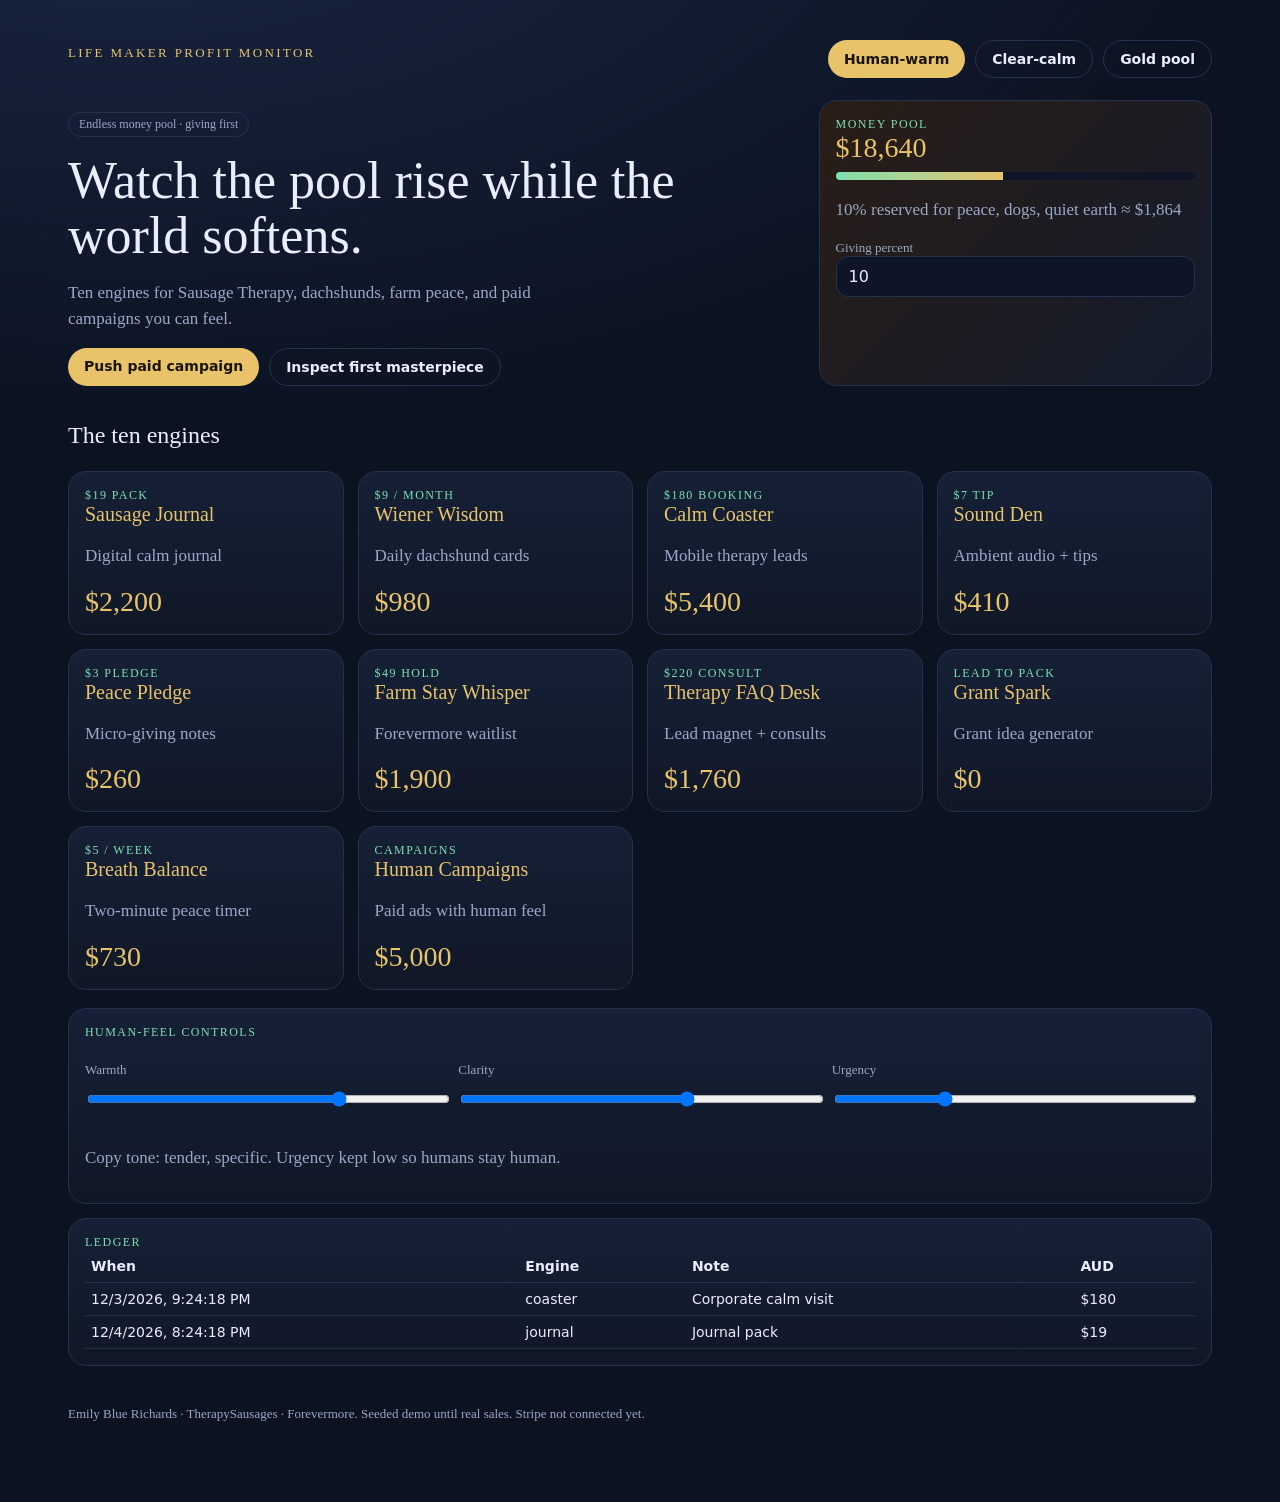
<file: index.html>
<!doctype html><html lang="en"><head><meta charset="utf-8"><meta name="viewport" content="width=device-width,initial-scale=1"><title>Life Maker Profit Monitor</title><link rel="stylesheet" href="css.css"></head><body><div class="wrap"><div class="nav"><div class="brand">LIFE MAKER PROFIT MONITOR</div><div class="row"><button onclick="opt('warm')">Human-warm</button><button class="ghost" onclick="opt('clear')">Clear-calm</button><button class="ghost" onclick="opt('gold')">Gold pool</button></div></div><div class="hero"><div><p class="pill">Endless money pool · giving first</p><h1>Watch the pool rise while the world softens.</h1><p class="lede">Ten engines for Sausage Therapy, dachshunds, farm peace, and paid campaigns you can feel.</p><div class="row"><a class="btn" href="apps/human-campaigns.html">Push paid campaign</a><a class="btn ghost" href="apps/sausage-journal.html">Inspect first masterpiece</a></div></div><div class="card feel"><div class="k">Money pool</div><div class="num" id="pool">$0</div><div class="bar"><i id="bar"></i></div><p class="lede" id="give"></p><label>Giving percent <input id="givePct" type="number" value="10" min="0" max="50" onchange="setGive(this.value)"></label></div></div><h2 style="margin-top:36px;font-weight:400">The ten engines</h2><div class="grid" id="apps"></div><div class="card" style="margin-top:18px"><div class="k">Human-feel controls</div><div class="row"><label style="flex:1">Warmth<input type="range" id="warmth" min="0" max="100" value="72" oninput="feel()"></label><label style="flex:1">Clarity<input type="range" id="clarity" min="0" max="100" value="64" oninput="feel()"></label><label style="flex:1">Urgency<input type="range" id="urgency" min="0" max="100" value="28" oninput="feel()"></label></div><p id="feelLine" class="lede"></p></div><div class="card" style="margin-top:14px"><div class="k">Ledger</div><table><thead><tr><th>When</th><th>Engine</th><th>Note</th><th>AUD</th></tr></thead><tbody id="led"></tbody></table></div><footer>Emily Blue Richards · TherapySausages · Forevermore. Seeded demo until real sales. Stripe not connected yet.</footer></div><script src="monitor.js"></script></body></html>
</file>
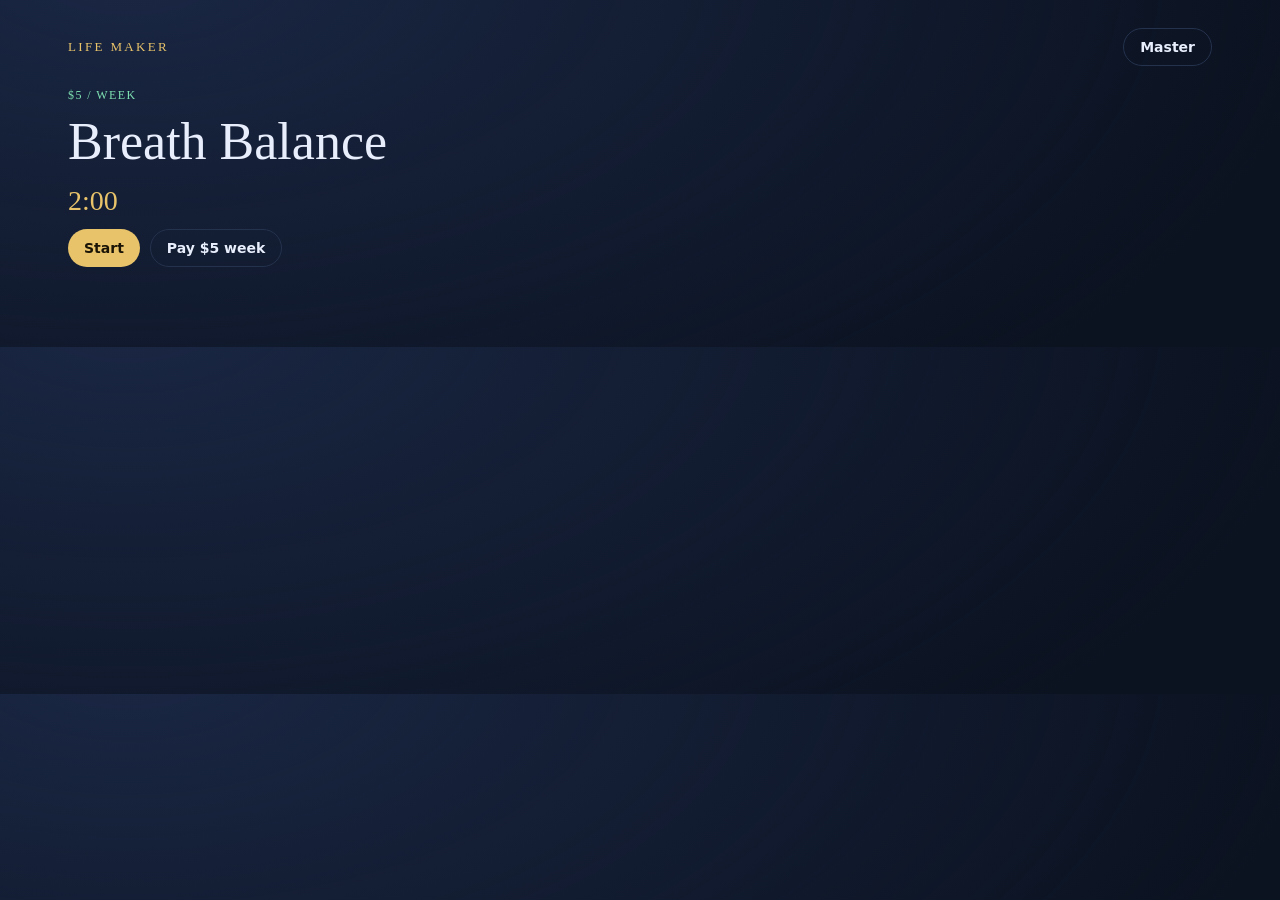
<file: apps/breath-balance.html>
<!doctype html><html lang="en"><head><meta charset="utf-8"><meta name="viewport" content="width=device-width,initial-scale=1"><title>Breath Balance</title><link rel="stylesheet" href="../css.css"></head><body><div class="wrap"><nav class="nav"><a class="brand" href="../index.html">LIFE MAKER</a><a class="btn ghost" href="../index.html">Master</a></nav><p class="k">$5 / week</p><h1>Breath Balance</h1><div class="num" id="t">2:00</div><div class="row"><button onclick="run()">Start</button><button class="ghost" onclick="bump('breath',5,'Week')">Pay $5 week</button></div></div><script src="../shared.js"></script><script>let id;function run(){let s=120;clearInterval(id);id=setInterval(()=>{s--;t.textContent=Math.floor(s/60)+':'+String(s%60).padStart(2,'0');if(s<=0)clearInterval(id);},1000)}</script></body></html>
</file>
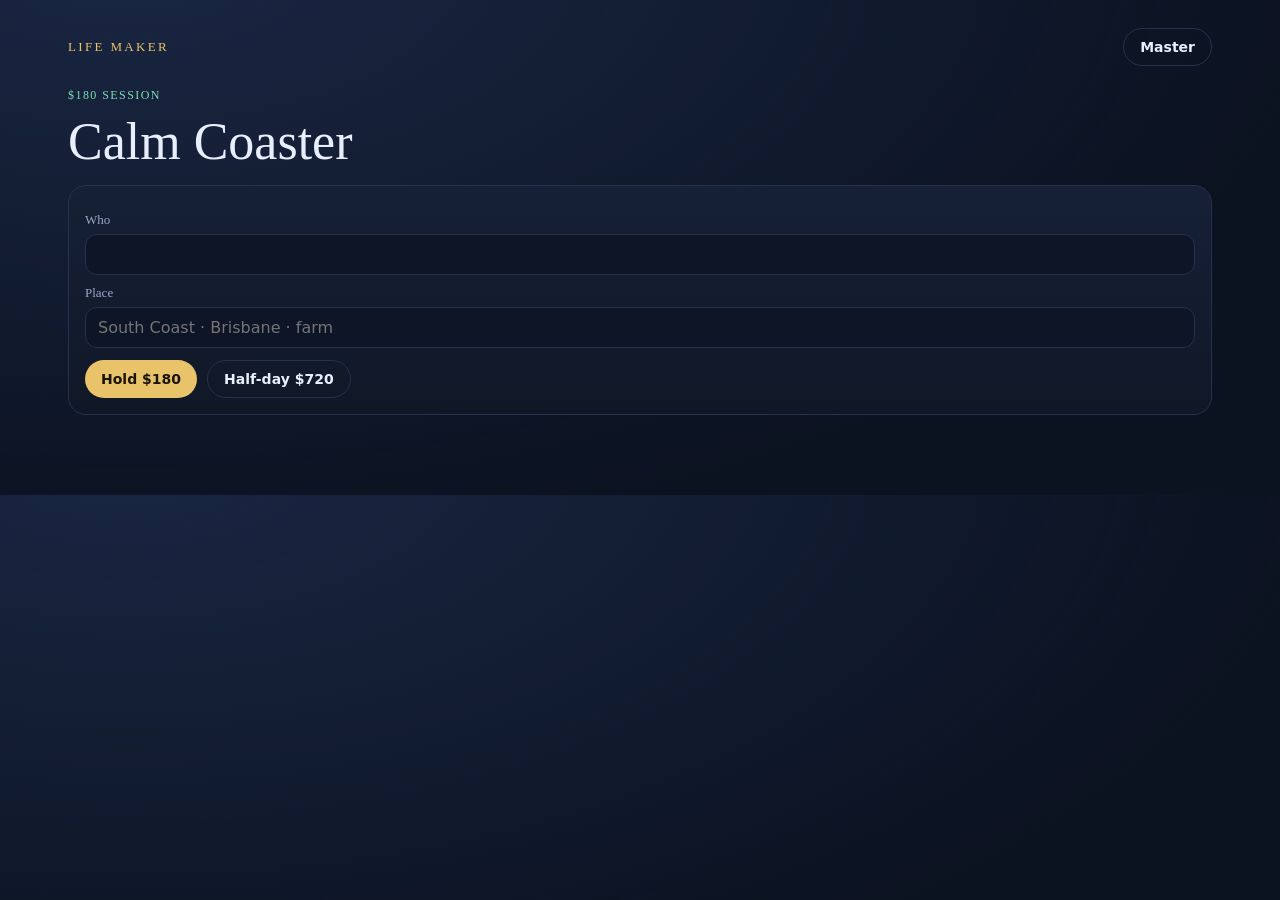
<file: apps/calm-coaster.html>
<!doctype html><html lang="en"><head><meta charset="utf-8"><meta name="viewport" content="width=device-width,initial-scale=1"><title>Calm Coaster</title><link rel="stylesheet" href="../css.css"></head><body><div class="wrap"><nav class="nav"><a class="brand" href="../index.html">LIFE MAKER</a><a class="btn ghost" href="../index.html">Master</a></nav><p class="k">$180 session</p><h1>Calm Coaster</h1><div class="card"><label>Who</label><input id="who"><label>Place</label><input id="pl" placeholder="South Coast · Brisbane · farm"><div class="row"><button onclick="bump('coaster',180,'Hold')">Hold $180</button><button class="ghost" onclick="bump('coaster',720,'Half-day')">Half-day $720</button></div></div></div><script src="../shared.js"></script></body></html>
</file>
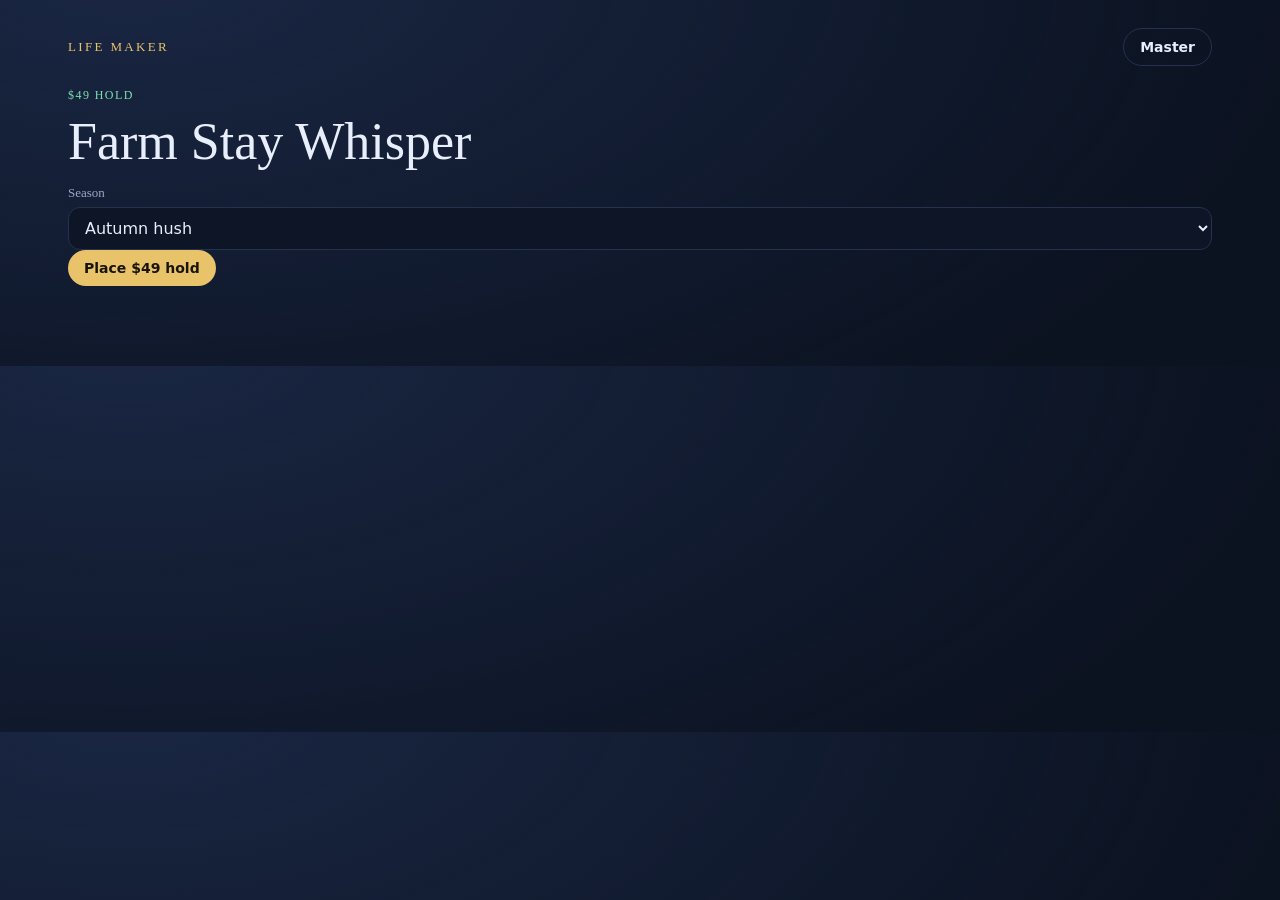
<file: apps/farm-stay.html>
<!doctype html><html lang="en"><head><meta charset="utf-8"><meta name="viewport" content="width=device-width,initial-scale=1"><title>Farm Stay Whisper</title><link rel="stylesheet" href="../css.css"></head><body><div class="wrap"><nav class="nav"><a class="brand" href="../index.html">LIFE MAKER</a><a class="btn ghost" href="../index.html">Master</a></nav><p class="k">$49 hold</p><h1>Farm Stay Whisper</h1><label>Season</label><select id="s"><option>Autumn hush</option><option>Winter fire</option><option>Spring pups</option></select><button onclick="bump('farm',49,'Hold')">Place $49 hold</button></div><script src="../shared.js"></script></body></html>
</file>
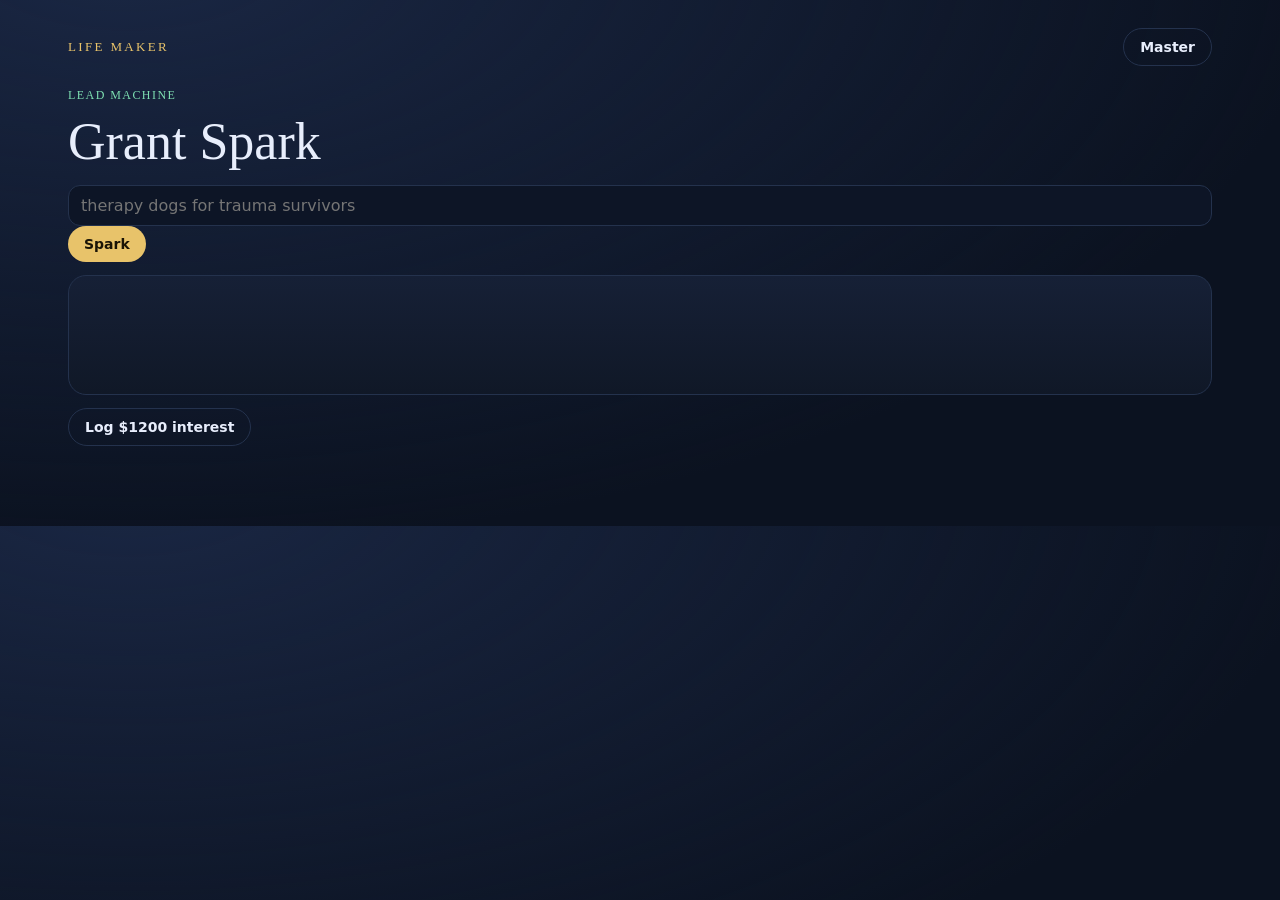
<file: apps/grant-spark.html>
<!doctype html><html lang="en"><head><meta charset="utf-8"><meta name="viewport" content="width=device-width,initial-scale=1"><title>Grant Spark</title><link rel="stylesheet" href="../css.css"></head><body><div class="wrap"><nav class="nav"><a class="brand" href="../index.html">LIFE MAKER</a><a class="btn ghost" href="../index.html">Master</a></nav><p class="k">Lead machine</p><h1>Grant Spark</h1><input id="mission" placeholder="therapy dogs for trauma survivors"><button onclick="out.textContent='1. Female Founders for '+mission.value+'\n2. Community mental-health grant\n3. Regional farm-stay wellness pilot'">Spark</button><pre id="out" class="card" style="white-space:pre-wrap"></pre><button class="ghost" onclick="bump('grant',1200,'Grant pack interest')">Log $1200 interest</button></div><script src="../shared.js"></script></body></html>
</file>
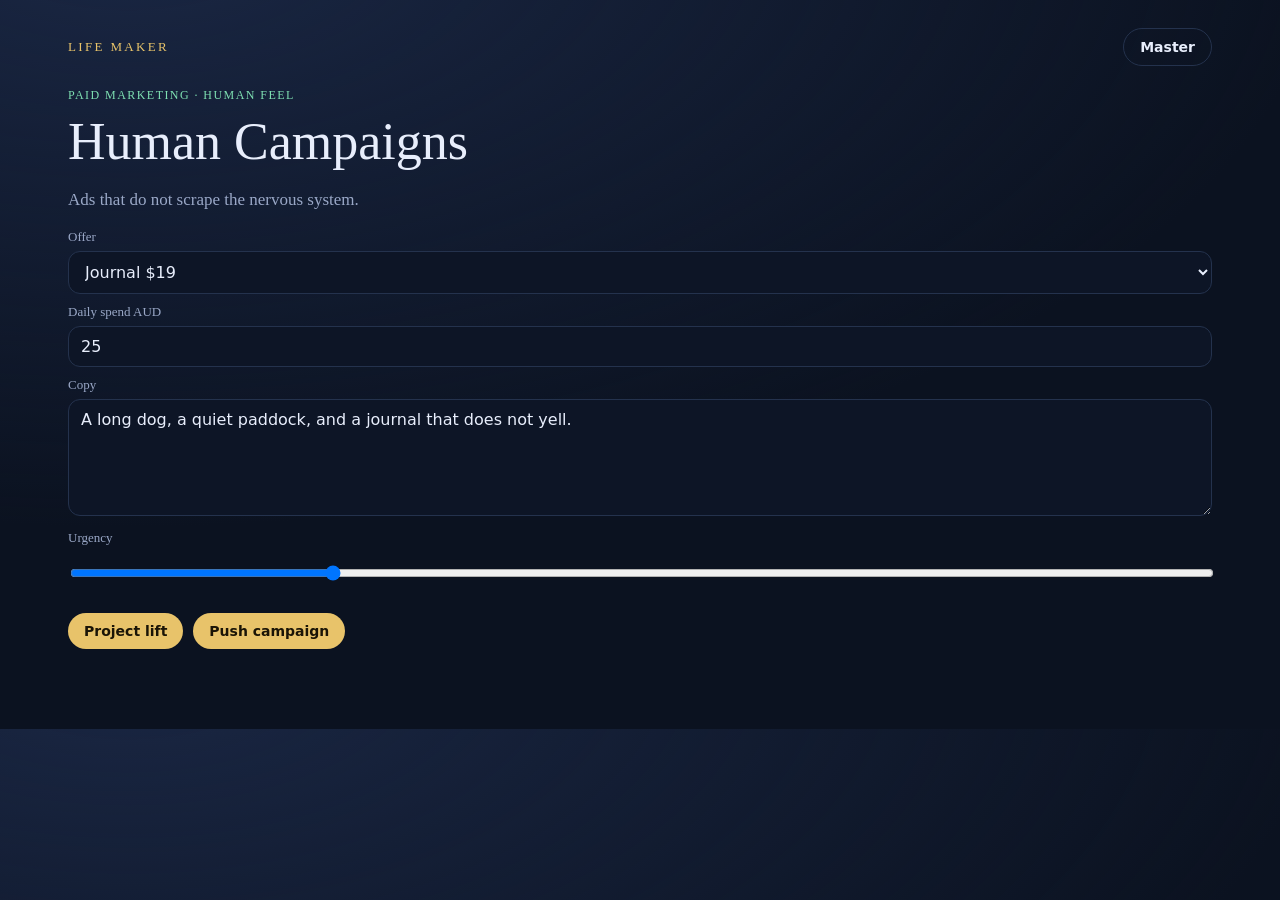
<file: apps/human-campaigns.html>
<!doctype html><html lang="en"><head><meta charset="utf-8"><meta name="viewport" content="width=device-width,initial-scale=1"><title>Human Campaigns</title><link rel="stylesheet" href="../css.css"></head><body><div class="wrap"><nav class="nav"><a class="brand" href="../index.html">LIFE MAKER</a><a class="btn ghost" href="../index.html">Master</a></nav><p class="k">Paid marketing · human feel</p><h1>Human Campaigns</h1><p class="lede">Ads that do not scrape the nervous system.</p><label>Offer</label><select id="offer"><option value="journal">Journal $19</option><option value="wisdom">Wisdom $9</option><option value="coaster">Coaster $180</option><option value="sound">Sound $29</option><option value="farm">Farm $49</option></select><label>Daily spend AUD</label><input id="spend" type="number" value="25"><label>Copy</label><textarea id="copy" rows="5">A long dog, a quiet paddock, and a journal that does not yell.</textarea><label>Urgency</label><input id="urg" type="range" min="0" max="100" value="22"><p class="lede" id="proj"></p><div class="row"><button onclick="proj()">Project lift</button><button onclick="pushC()">Push campaign</button></div></div><script src="../shared.js"></script><script>function proj(){const s=+spend.value||0,cyc=s*14;const price={journal:19,wisdom:9,coaster:180,sound:29,farm:49}[offer.value];const rev=Math.round(cyc*0.06*price/19*2);proj.textContent='14-day spend '+cyc+' AUD. Soft estimate '+rev+' AUD if copy stays human. Kill if CPA > 40% of price.';}function pushC(){const s=+spend.value||0;bump('ads',-s,'Campaign spend');bump(offer.value,Math.max(0,Math.round(s*1.8)),'Attributed sales (sim)');alert('Campaign logged.');}</script></body></html>
</file>
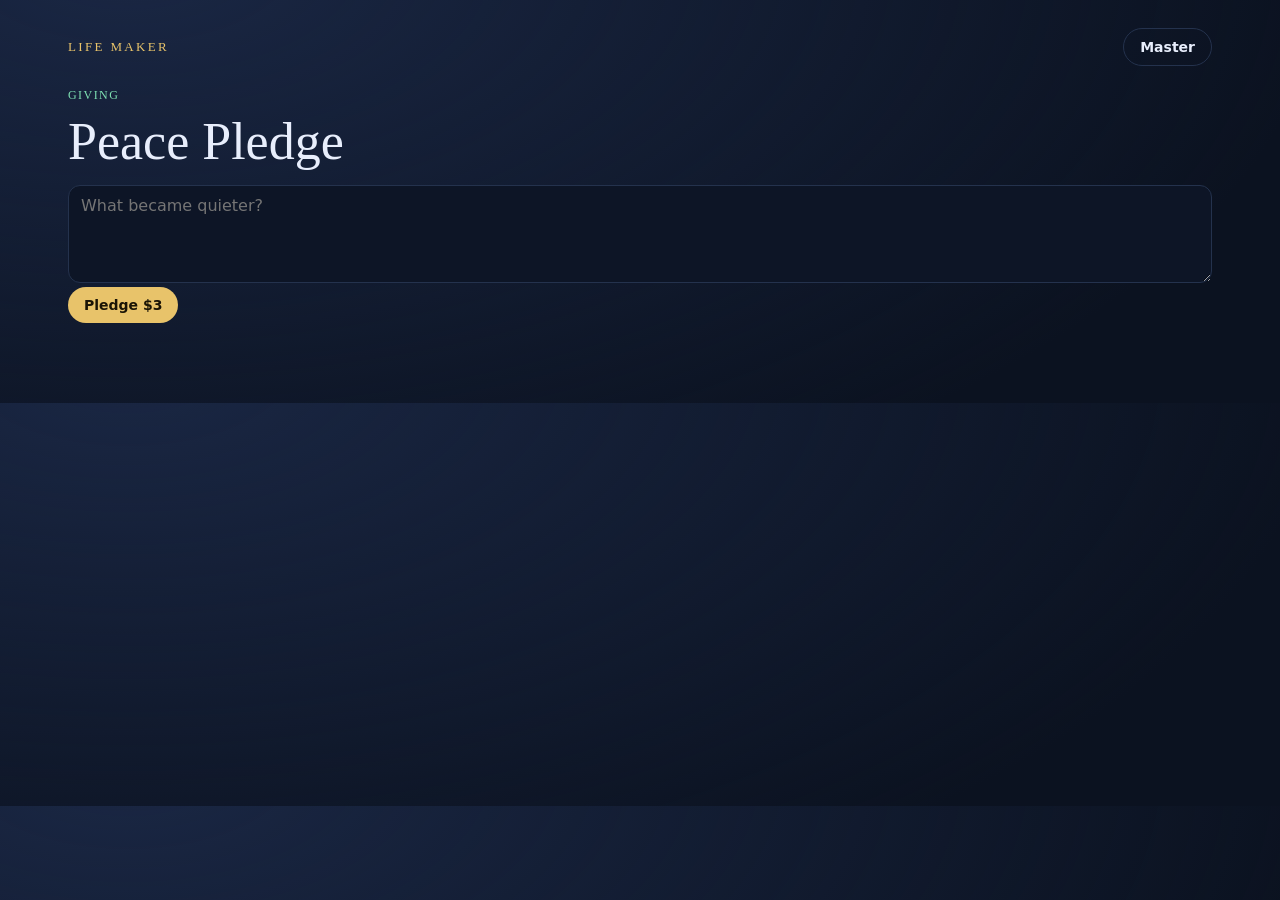
<file: apps/peace-pledge.html>
<!doctype html><html lang="en"><head><meta charset="utf-8"><meta name="viewport" content="width=device-width,initial-scale=1"><title>Peace Pledge</title><link rel="stylesheet" href="../css.css"></head><body><div class="wrap"><nav class="nav"><a class="brand" href="../index.html">LIFE MAKER</a><a class="btn ghost" href="../index.html">Master</a></nav><p class="k">Giving</p><h1>Peace Pledge</h1><textarea id="note" rows="4" placeholder="What became quieter?"></textarea><button onclick="bump('pledge',3,'Pledge')">Pledge $3</button></div><script src="../shared.js"></script></body></html>
</file>
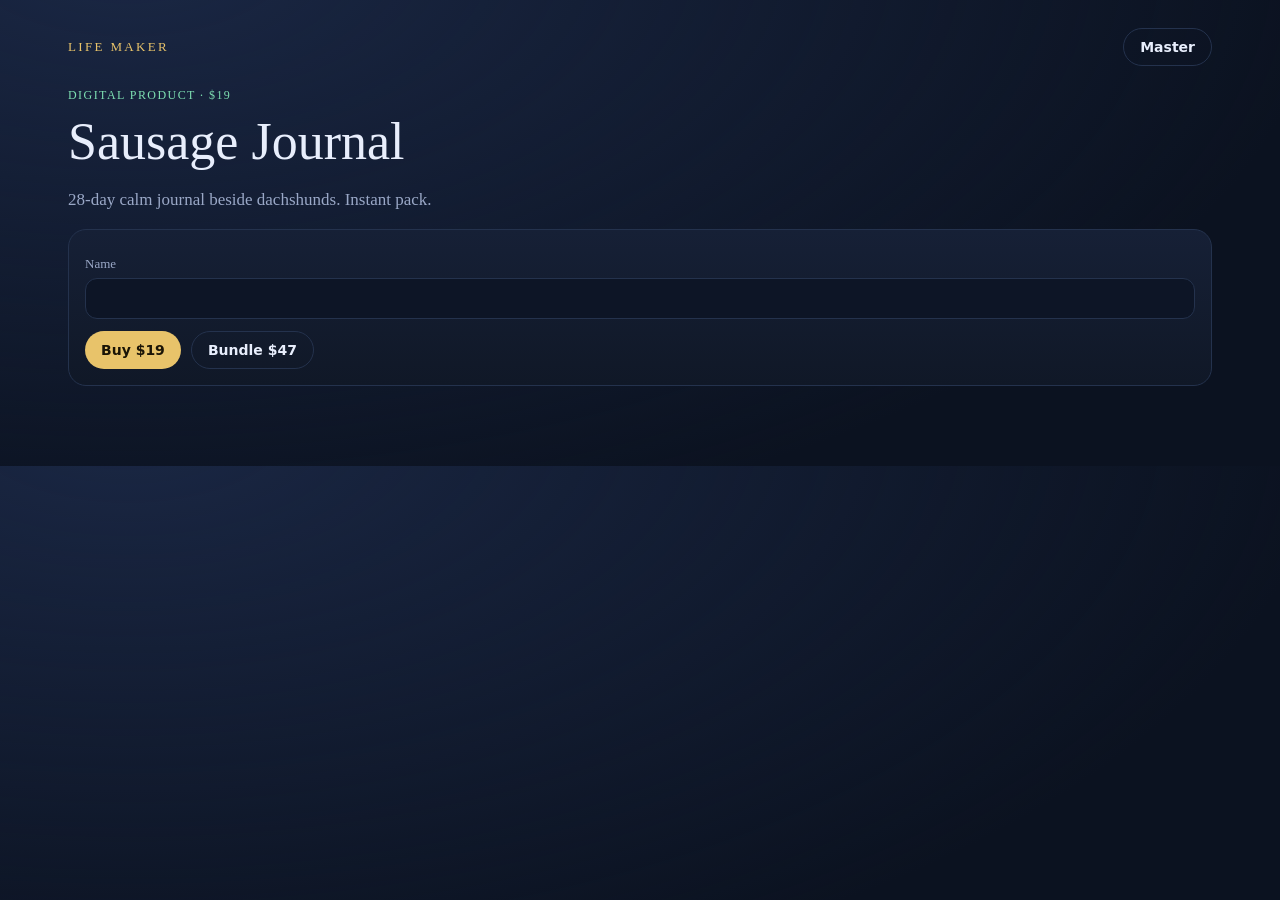
<file: apps/sausage-journal.html>
<!doctype html><html lang="en"><head><meta charset="utf-8"><meta name="viewport" content="width=device-width,initial-scale=1"><title>Sausage Journal</title><link rel="stylesheet" href="../css.css"></head><body><div class="wrap"><nav class="nav"><a class="brand" href="../index.html">LIFE MAKER</a><a class="btn ghost" href="../index.html">Master</a></nav><p class="k">Digital product · $19</p><h1>Sausage Journal</h1><p class="lede">28-day calm journal beside dachshunds. Instant pack.</p><div class="card"><label>Name</label><input id="n"><div class="row"><button onclick="bump('journal',19,'Journal pack');alert('Logged $19')">Buy $19</button><button class="ghost" onclick="bump('journal',47,'Bundle')">Bundle $47</button></div></div></div><script src="../shared.js"></script></body></html>
</file>
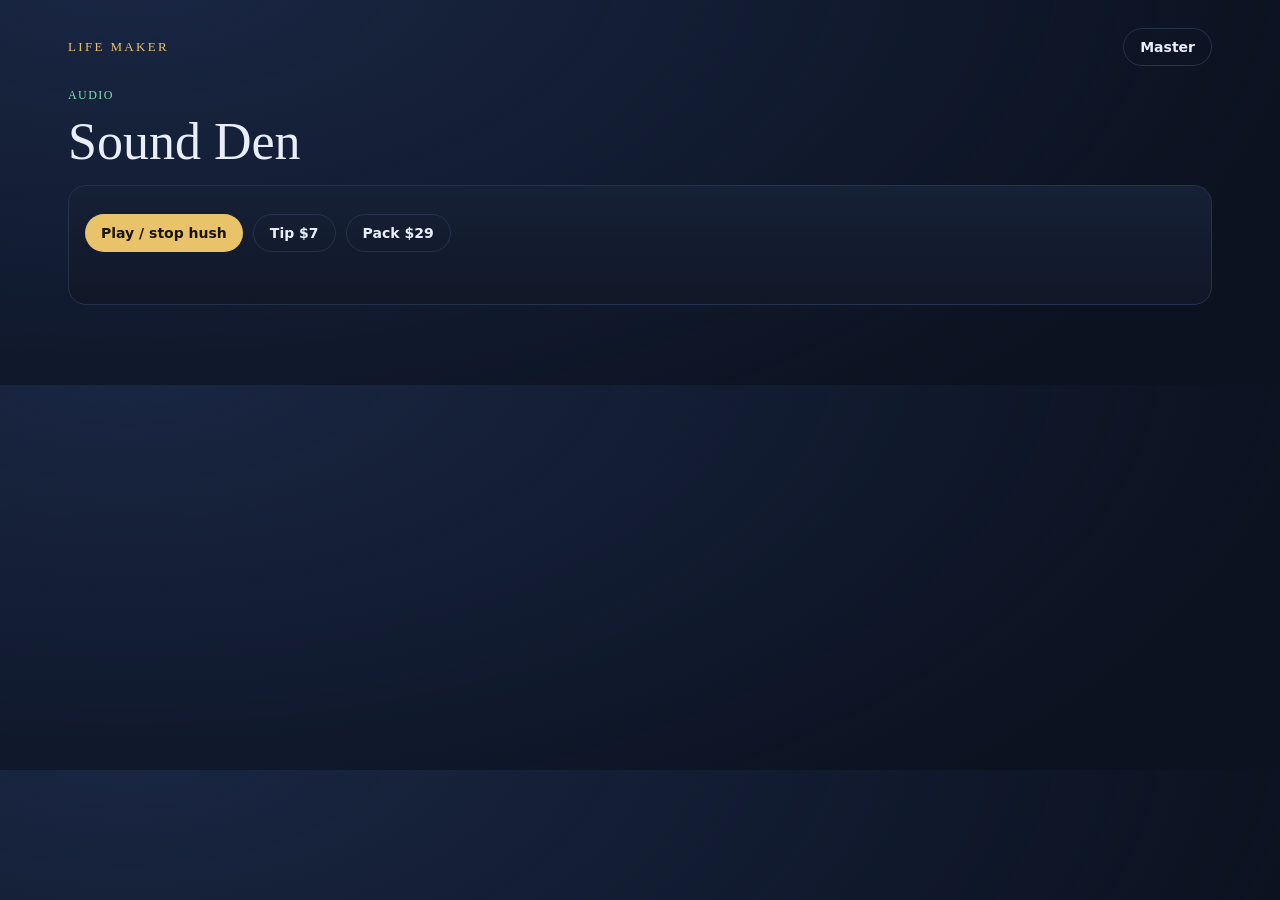
<file: apps/sound-den.html>
<!doctype html><html lang="en"><head><meta charset="utf-8"><meta name="viewport" content="width=device-width,initial-scale=1"><title>Sound Den</title><link rel="stylesheet" href="../css.css"></head><body><div class="wrap"><nav class="nav"><a class="brand" href="../index.html">LIFE MAKER</a><a class="btn ghost" href="../index.html">Master</a></nav><p class="k">Audio</p><h1>Sound Den</h1><div class="card"><div class="row"><button onclick="tone()">Play / stop hush</button><button class="ghost" onclick="bump('sound',7,'Tip')">Tip $7</button><button class="ghost" onclick="bump('sound',29,'Pack')">Pack $29</button></div></div></div><script src="../shared.js"></script><script>let o,on=false;function tone(){if(on){o.stop();on=false;return;}const c=new (window.AudioContext||window.webkitAudioContext)();o=c.createOscillator();const g=c.createGain();o.frequency.value=174;g.gain.value=0.03;o.connect(g);g.connect(c.destination);o.start();on=true;}</script></body></html>
</file>
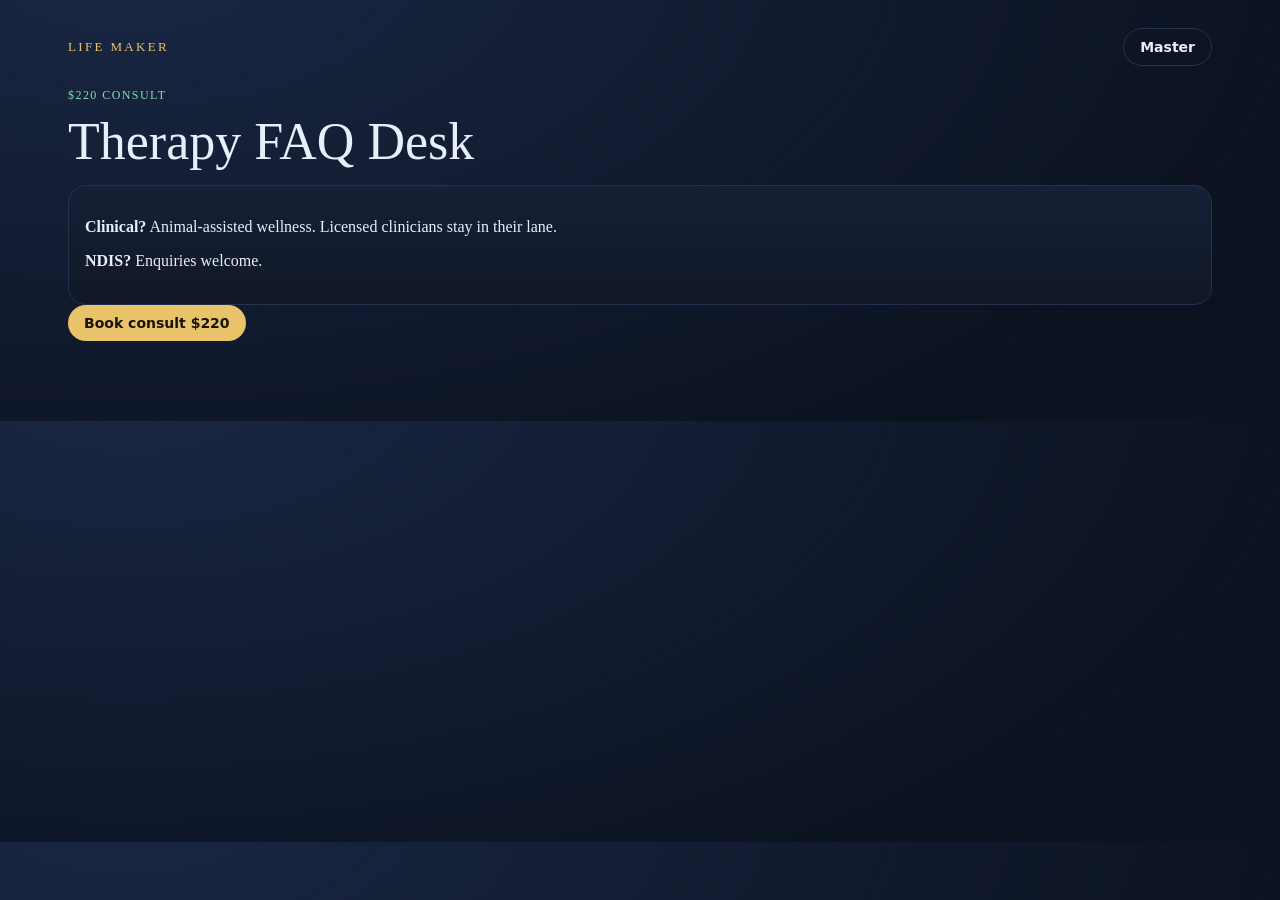
<file: apps/therapy-faq.html>
<!doctype html><html lang="en"><head><meta charset="utf-8"><meta name="viewport" content="width=device-width,initial-scale=1"><title>Therapy FAQ</title><link rel="stylesheet" href="../css.css"></head><body><div class="wrap"><nav class="nav"><a class="brand" href="../index.html">LIFE MAKER</a><a class="btn ghost" href="../index.html">Master</a></nav><p class="k">$220 consult</p><h1>Therapy FAQ Desk</h1><div class="card"><p><b>Clinical?</b> Animal-assisted wellness. Licensed clinicians stay in their lane.</p><p><b>NDIS?</b> Enquiries welcome.</p></div><button onclick="bump('faq',220,'Consult')">Book consult $220</button></div><script src="../shared.js"></script></body></html>
</file>
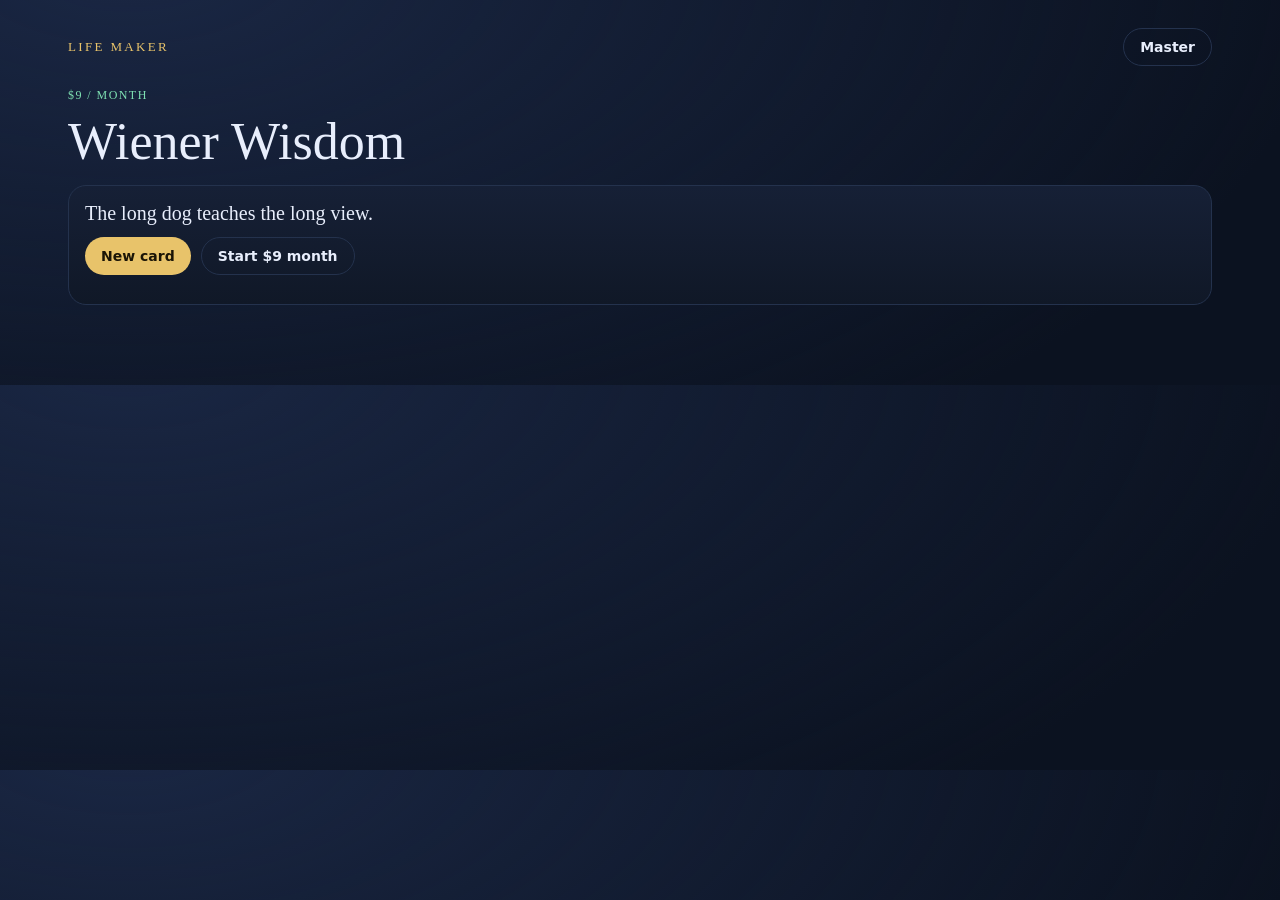
<file: apps/wiener-wisdom.html>
<!doctype html><html lang="en"><head><meta charset="utf-8"><meta name="viewport" content="width=device-width,initial-scale=1"><title>Wiener Wisdom</title><link rel="stylesheet" href="../css.css"></head><body><div class="wrap"><nav class="nav"><a class="brand" href="../index.html">LIFE MAKER</a><a class="btn ghost" href="../index.html">Master</a></nav><p class="k">$9 / month</p><h1>Wiener Wisdom</h1><div class="card"><h3 id="q">The long dog teaches the long view.</h3><div class="row"><button onclick="q.textContent=['Rest is loyalty.','A warm belly is a policy.','Small legs still cross paddocks.'][Math.floor(Math.random()*3)]">New card</button><button class="ghost" onclick="bump('wisdom',9,'Wisdom month')">Start $9 month</button></div></div></div><script src="../shared.js"></script></body></html>
</file>
<file: css.css>
:root{--bg:#0b1220;--panel:#121b2d;--ink:#e8eefc;--muted:#9aa8c7;--gold:#e8c36a;--mint:#7ee0b2;--line:#24324d}*{box-sizing:border-box}html,body{margin:0;background:radial-gradient(1200px 600px at 10% -10%,#1a2744,transparent),var(--bg);color:var(--ink);font-family:Georgia,serif}a{color:var(--gold);text-decoration:none}.wrap{max-width:1180px;margin:0 auto;padding:28px 18px 80px}.nav{display:flex;justify-content:space-between;align-items:center;gap:12px;flex-wrap:wrap;margin-bottom:22px}.brand{font-size:13px;letter-spacing:.18em;text-transform:uppercase;color:var(--gold)}h1{font-weight:400;font-size:clamp(28px,5vw,52px);margin:.1em 0 .3em;line-height:1.05}.lede{color:var(--muted);max-width:62ch;font-size:17px;line-height:1.5}.grid{display:grid;grid-template-columns:repeat(auto-fit,minmax(240px,1fr));gap:14px;margin-top:22px}.card{background:linear-gradient(180deg,#162036,#101827);border:1px solid var(--line);border-radius:18px;padding:16px;min-height:120px}.card h3{margin:0 0 6px;font-size:20px;font-weight:400}.k{font-size:12px;letter-spacing:.12em;text-transform:uppercase;color:var(--mint)}.num{font-size:28px;color:var(--gold)}.row{display:flex;gap:10px;flex-wrap:wrap;margin-top:12px}button,.btn{background:var(--gold);color:#1a1406;border:0;border-radius:999px;padding:10px 16px;font:600 14px system-ui;cursor:pointer}button.ghost,.btn.ghost{background:transparent;color:var(--ink);border:1px solid var(--line)}input,select,textarea{width:100%;background:#0d1526;color:var(--ink);border:1px solid var(--line);border-radius:12px;padding:10px 12px;font:16px system-ui}label{display:block;margin:10px 0 6px;color:var(--muted);font-size:13px}.pill{display:inline-block;border:1px solid var(--line);border-radius:999px;padding:4px 10px;color:var(--muted);font-size:12px}footer{margin-top:40px;color:var(--muted);font-size:13px}.bar{height:8px;background:#0d1526;border-radius:99px;overflow:hidden;margin:8px 0 14px}.bar>i{display:block;height:100%;background:linear-gradient(90deg,var(--mint),var(--gold));width:40%}.feel{background:linear-gradient(135deg,#2a1d16,#121b2d)}.hero{display:grid;grid-template-columns:1.3fr .7fr;gap:20px}@media(max-width:800px){.hero{grid-template-columns:1fr}}table{width:100%;border-collapse:collapse;font-family:system-ui}th,td{text-align:left;padding:8px 6px;border-bottom:1px solid var(--line);font-size:14px}
</file>
